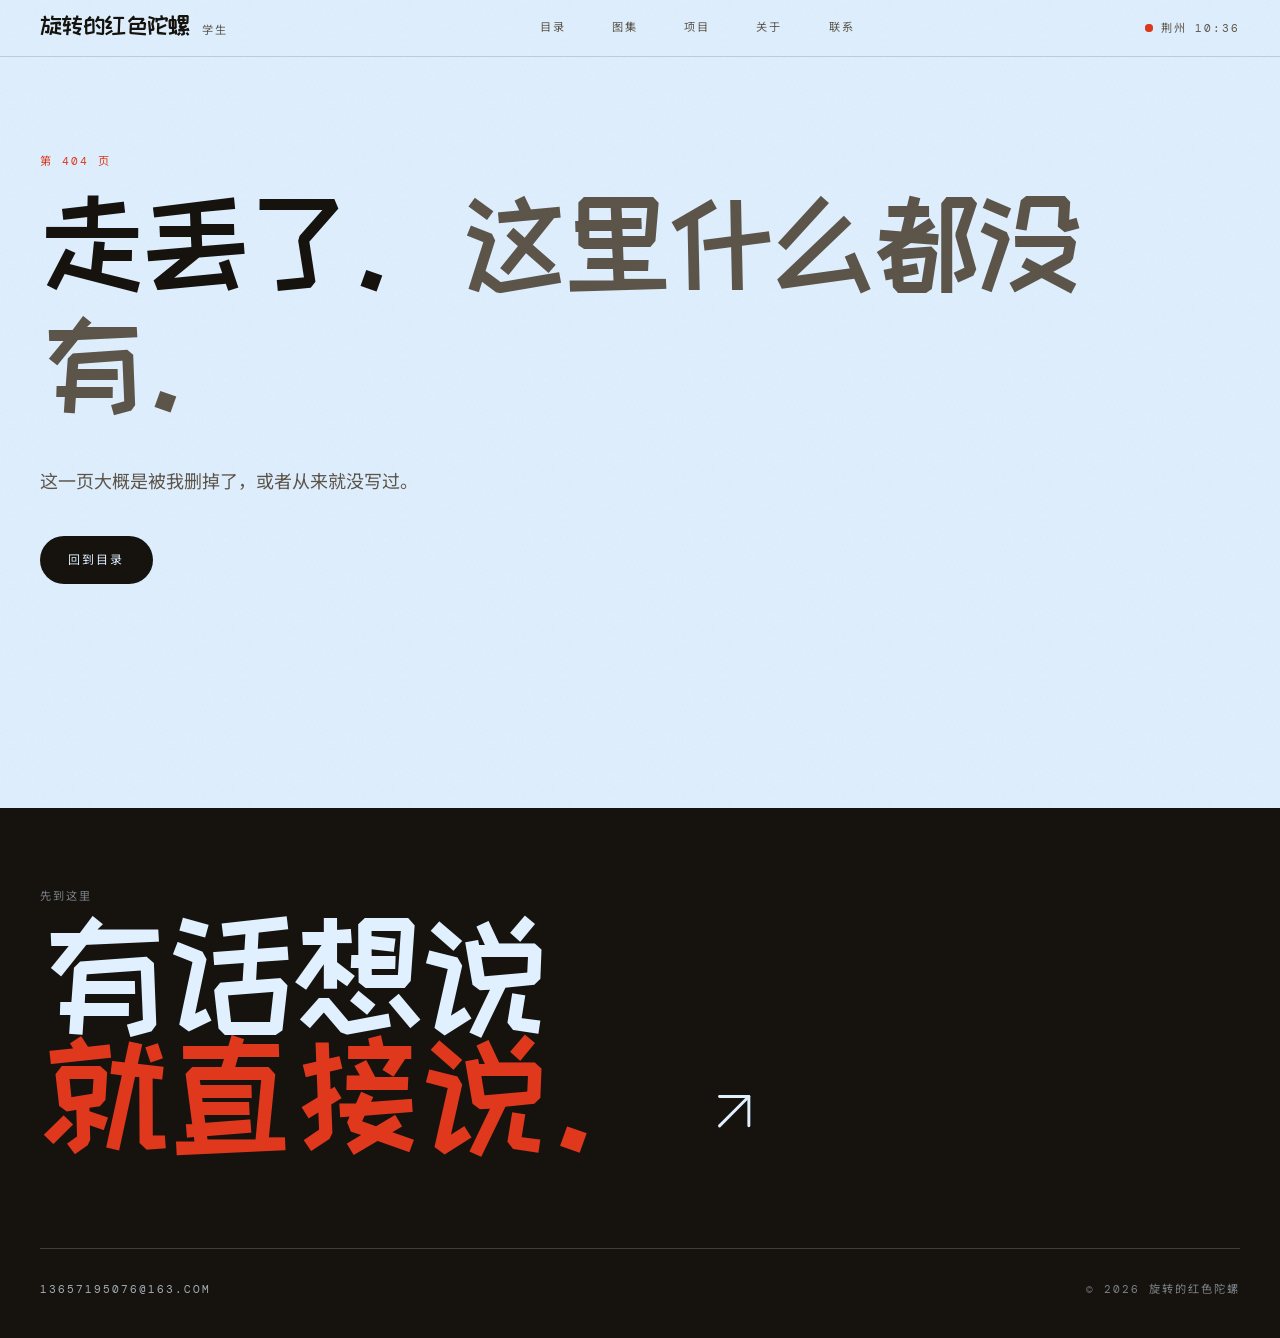
<file: index.html>
<!DOCTYPE html><html lang="zh-CN"><head><meta charSet="utf-8"/><meta name="viewport" content="width=device-width, initial-scale=1"/><link rel="stylesheet" href="https://fonts.googleapis.com/css2?family=Baloo+2:wght@400..700&amp;family=Nunito:wght@400..700&amp;family=ZCOOL+KuaiLe&amp;family=Noto+Sans+SC:wght@400..700&amp;family=DM+Mono:wght@400;500&amp;display=swap" data-precedence="default"/><link rel="stylesheet" href="/assets/index-D5YF2IgF.css" data-precedence="default"/><title>学生 | 旋转的红色陀螺</title><meta property="og:type" content="website"/><meta name="twitter:card" content="summary_large_image"/><meta name="theme-color" content="#e0f0ff"/><meta name="description" content="我是湖北的，湖北十堰的…"/><meta property="og:title" content="学生 | 旋转的红色陀螺"/><meta property="og:description" content="我是湖北的，湖北十堰的…"/><link rel="modulepreload" href="/assets/index-DR2j3Q_G.js" fetchPriority="low"/><link rel="modulepreload" href="/assets/routes-DLTDq_6b.js" fetchPriority="low"/><link rel="modulepreload" href="/assets/allProjects-CldBGqLt.js" fetchPriority="low"/><link rel="modulepreload" href="/assets/arrow-right-CP8Iyine.js" fetchPriority="low"/><link rel="preconnect" href="https://fonts.googleapis.com"/><link rel="preconnect" href="https://fonts.gstatic.com" crossorigin="anonymous"/><link rel="preload" as="image" href="/img/bg-figure.avif" type="image/avif" media="(min-width: 1024px)"/></head><body><a href="#main-content" class="sr-only focus:not-sr-only focus:fixed focus:top-3 focus:left-3 focus:z-[70] focus:bg-ink focus:text-paper focus:p-4">跳到正文</a><header class="sticky top-0 z-40 border-b border-ink/15 bg-paper/85 backdrop-blur-md"><div class="mx-auto flex max-w-[1500px] flex-wrap items-center justify-between gap-x-8 gap-y-3 px-5 py-4 md:px-10"><a class="group flex items-baseline gap-3 active" href="/" data-status="active" aria-current="page"><span class="font-display text-2xl italic leading-none tracking-tight">旋转的红色陀螺</span><span class="label hidden text-ink-soft sm:inline">学生</span></a><nav aria-label="主导航" class="flex flex-wrap gap-x-6 gap-y-2"><a class="group label flex items-baseline gap-1.5 text-ink-soft transition-colors hover:text-ink data-[status=active]:text-ink active" href="/" data-status="active" aria-current="page"><span class="text-[0.6rem] text-safelight opacity-0 transition-opacity group-hover:opacity-100 group-data-[status=active]:opacity-100">00</span><span class="link-wipe pb-0.5">目录</span></a><a class="group label flex items-baseline gap-1.5 text-ink-soft transition-colors hover:text-ink data-[status=active]:text-ink" href="/gallery"><span class="text-[0.6rem] text-safelight opacity-0 transition-opacity group-hover:opacity-100 group-data-[status=active]:opacity-100">01</span><span class="link-wipe pb-0.5">图集</span></a><a class="group label flex items-baseline gap-1.5 text-ink-soft transition-colors hover:text-ink data-[status=active]:text-ink" href="/projects"><span class="text-[0.6rem] text-safelight opacity-0 transition-opacity group-hover:opacity-100 group-data-[status=active]:opacity-100">02</span><span class="link-wipe pb-0.5">项目</span></a><a class="group label flex items-baseline gap-1.5 text-ink-soft transition-colors hover:text-ink data-[status=active]:text-ink" href="/about"><span class="text-[0.6rem] text-safelight opacity-0 transition-opacity group-hover:opacity-100 group-data-[status=active]:opacity-100">03</span><span class="link-wipe pb-0.5">关于</span></a><a class="group label flex items-baseline gap-1.5 text-ink-soft transition-colors hover:text-ink data-[status=active]:text-ink" href="/contact"><span class="text-[0.6rem] text-safelight opacity-0 transition-opacity group-hover:opacity-100 group-data-[status=active]:opacity-100">04</span><span class="link-wipe pb-0.5">联系</span></a></nav><p class="label hidden items-center gap-2 text-ink-soft lg:flex"><span class="relative flex size-2"><span class="absolute inline-flex size-full animate-ping rounded-full bg-safelight opacity-60"></span><span class="relative inline-flex size-2 rounded-full bg-safelight"></span></span>荆州 </p></div></header><main id="main-content" tabindex="-1"><!--$--><div class="home-figure-layer"><button type="button" class="home-figure" aria-label="跟她说句话"><span class="home-figure-art"></span></button></div><div class="home-with-figure"><section class="mx-auto max-w-[1500px] px-5 pt-16 pb-20 md:px-10 lg:pt-24"><div class="max-w-4xl"><p class="label animate-rise text-ink-soft">个人主页 · <!-- -->湖北荆州</p><h1 class="mt-8 font-display text-[clamp(2.35rem,6.2vw,6.2rem)] leading-[1.08] tracking-[-0.02em]"><span class="block animate-rise [animation-delay:100ms]">我在这里</span><span class="block animate-rise italic text-safelight [animation-delay:200ms]">过日子，</span><span class="block animate-rise [animation-delay:300ms]">也记下</span><span class="block animate-rise [animation-delay:400ms]">一些没什么用的事。</span></h1><div class="mt-12 grid max-w-xl animate-rise gap-8 [animation-delay:550ms] sm:grid-cols-[auto_1fr]"><span aria-hidden="true" class="mt-3 hidden h-px w-16 bg-ink sm:block"></span><div><p class="text-lg leading-relaxed text-ink-soft">这里什么都没有</p><div class="mt-8 flex flex-wrap items-center gap-6"><a class="contact-button" href="/projects">看看做过什么 <svg xmlns="http://www.w3.org/2000/svg" width="14" height="14" viewBox="0 0 24 24" fill="none" stroke="currentColor" stroke-width="2" stroke-linecap="round" stroke-linejoin="round" class="lucide lucide-arrow-right" aria-hidden="true"><path d="M5 12h14"></path><path d="m12 5 7 7-7 7"></path></svg></a><a class="label link-wipe pb-1" href="/about">关于我</a></div></div></div></div></section><section aria-labelledby="selected-work" class="mx-auto max-w-[1500px] px-5 pt-20 md:px-10"><div class="flex items-end justify-between gap-6 border-b border-ink pb-5"><h2 id="selected-work" class="font-display text-5xl tracking-tight md:text-7xl">做过的<span class="italic">东西</span></h2><a class="label link-wipe hidden pb-1 sm:inline" href="/projects">全部（<!-- -->1<!-- -->）</a></div><ol><li class="border-b border-ink/15"><a class="group grid grid-cols-[3rem_1fr_auto] items-baseline gap-4 py-7 transition-colors md:grid-cols-[5rem_1.4fr_1fr_6rem_2rem] md:py-9" href="/projects#this-site"><span class="label text-safelight">0<!-- -->1</span><span class="font-display text-4xl leading-none tracking-tight transition-transform duration-500 group-hover:translate-x-3 group-hover:italic md:text-6xl">这个网站</span><span class="hidden text-ink-soft md:block">套模板起步，后来一块块拆掉重做的个人主页。</span><span class="label hidden text-ink-soft md:block">2026</span><svg xmlns="http://www.w3.org/2000/svg" width="24" height="24" viewBox="0 0 24 24" fill="none" stroke="currentColor" stroke-width="1.25" stroke-linecap="round" stroke-linejoin="round" class="lucide lucide-arrow-up-right size-6 transition-all duration-500 group-hover:rotate-45 group-hover:text-safelight" aria-hidden="true"><path d="M7 7h10v10"></path><path d="M7 17 17 7"></path></svg></a></li></ol></section><section class="mx-auto mt-32 grid max-w-[1500px] gap-16 px-5 md:px-10 lg:grid-cols-12"><blockquote class="font-display text-[clamp(2.2rem,4.6vw,4.4rem)] leading-[1.2] tracking-tight lg:col-span-7">“没有什么非做不可的事，<span class="italic text-safelight">那就</span>先把手上这件做好。”</blockquote><ol class="space-y-10 lg:col-span-4 lg:col-start-9"><li class="grid grid-cols-[2.5rem_1fr] gap-2 border-t border-ink/20 pt-5"><span class="label text-safelight">i<!-- -->.</span><div><h3 class="text-lg font-semibold">先做起来。</h3><p class="mt-2 leading-relaxed text-ink-soft">想太多通常什么都不会发生。</p></div></li><li class="grid grid-cols-[2.5rem_1fr] gap-2 border-t border-ink/20 pt-5"><span class="label text-safelight">ii<!-- -->.</span><div><h3 class="text-lg font-semibold">一次只做一件。</h3><p class="mt-2 leading-relaxed text-ink-soft">同时开五件事，结果往往是五件都停在两成。</p></div></li><li class="grid grid-cols-[2.5rem_1fr] gap-2 border-t border-ink/20 pt-5"><span class="label text-safelight">iii<!-- -->.</span><div><h3 class="text-lg font-semibold">慢一点没关系。</h3><p class="mt-2 leading-relaxed text-ink-soft">我宁愿少做一点，也不急着摆出来。</p></div></li></ol></section></div><script>(function(a,f){let l;try{l=JSON.parse(sessionStorage.getItem(a)||"{}")}catch{return}const n=l?.[f||history.state?.__TSR_key];let c=!1;for(const t in n){const e=n[t],o=e?.scrollX,s=e?.scrollY;if(Number.isFinite(o)&&Number.isFinite(s)){if(t==="window")scrollTo(o,s),c=!0;else if(t)try{const r=document.querySelector(t);r&&(r.scrollLeft=o,r.scrollTop=s)}catch{}}}if(c)return;const i=location.hash.slice(1);if(i){const t=history.state?.__hashScrollIntoViewOptions??!0;if(t){const e=document.getElementById(i);e&&e.scrollIntoView(t)}return}scrollTo(0,0)})("tsr-scroll-restoration-v1_3");document.currentScript.remove()</script><!--/$--></main><footer class="relative z-10 mt-32 bg-ink text-paper"><div class="mx-auto max-w-[1500px] px-5 pt-20 pb-10 md:px-10"><p class="label text-paper/50">先到这里</p><a class="group mt-6 block font-display text-[clamp(3.5rem,11vw,10rem)] leading-[0.85] tracking-tight" href="/contact">有话想说<br/><span class="italic text-safelight transition-colors group-hover:text-paper">就直接说。</span><svg xmlns="http://www.w3.org/2000/svg" width="24" height="24" viewBox="0 0 24 24" fill="none" stroke="currentColor" stroke-width="1" stroke-linecap="round" stroke-linejoin="round" class="lucide lucide-arrow-up-right ml-4 inline size-[0.5em] align-baseline transition-transform duration-500 group-hover:translate-x-2 group-hover:-translate-y-2" aria-hidden="true"><path d="M7 7h10v10"></path><path d="M7 17 17 7"></path></svg></a><div class="mt-20 flex flex-wrap items-baseline justify-between gap-6 border-t border-paper/20 pt-8"><a href="mailto:13657195076@163.com" class="label link-wipe text-paper/70 hover:text-paper">13657195076@163.com</a><p class="label text-paper/50">© <!-- -->2026<!-- --> <!-- -->旋转的红色陀螺</p></div></div></footer><script data-tsr-stream-part="">(self.$R=self.$R||{})["tsr"]=[];self.$_TSR={h(){this.hydrated=!0,this.c()},e(){this.streamEnded=!0,this.c()},c(){this.hydrated&&this.streamEnded&&(delete self.$_TSR,delete self.$R.tsr)},p(e){this.initialized?e():this.buffer.push(e)},buffer:[]};$_TSR.router=($R=>$R[0]={manifest:$R[1]={routes:$R[2]={__root__:$R[3]={preloads:$R[4]=["/assets/index-DR2j3Q_G.js"],scripts:$R[5]=[$R[6]={attrs:$R[7]={type:"module",async:!0,src:"/assets/index-DR2j3Q_G.js"}}],css:$R[8]=["/assets/index-D5YF2IgF.css"]},"/":$R[9]={preloads:$R[10]=["/assets/routes-DLTDq_6b.js","/assets/allProjects-CldBGqLt.js","/assets/arrow-right-CP8Iyine.js"]}}},matches:$R[11]=[$R[12]={i:"__root__#",u:1793932873438,s:"success",ssr:!0},$R[13]={i:"##",u:1793932873438,s:"success",ssr:!0}]})($R["tsr"]);$_TSR.e();{let s=document.currentScript,p;while((p=s.previousElementSibling)&&p.hasAttribute('data-tsr-stream-part'))p.remove();s.remove()}</script><script type="module" async="" src="/assets/index-DR2j3Q_G.js"></script><script>document.currentScript.remove();/*$tsr-stream-boundary*/</script></body></html>
</file>
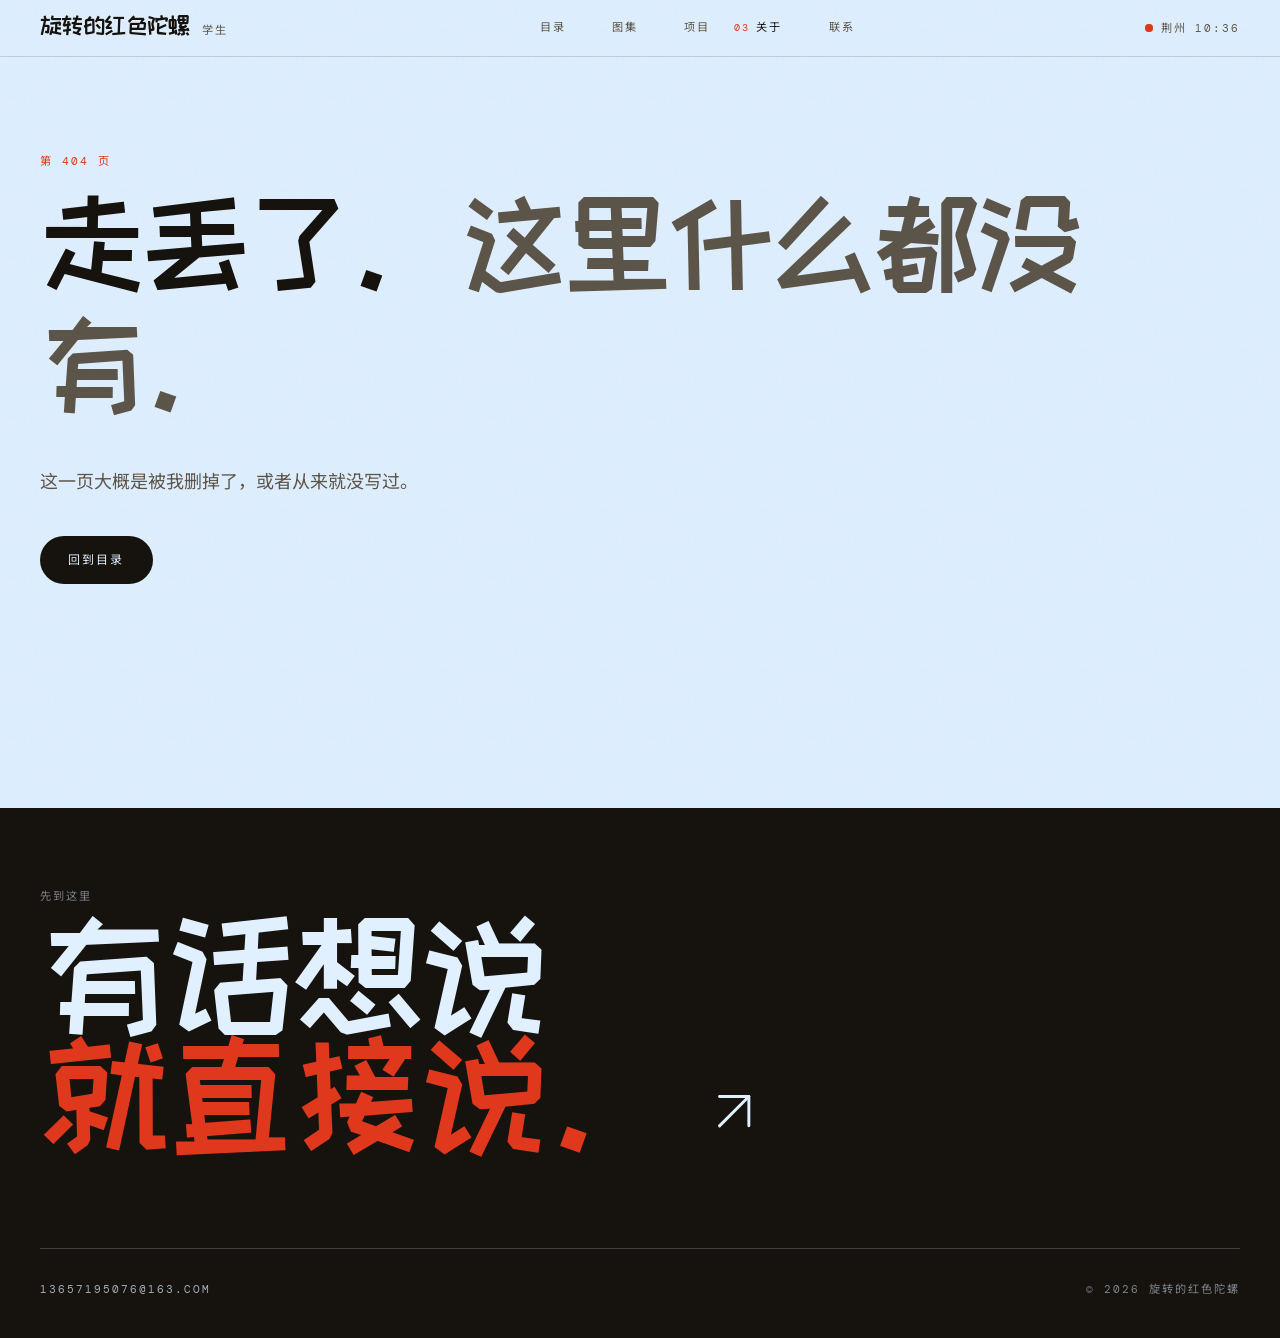
<file: about/index.html>
<!DOCTYPE html><html lang="zh-CN"><head><meta charSet="utf-8"/><meta name="viewport" content="width=device-width, initial-scale=1"/><link rel="stylesheet" href="https://fonts.googleapis.com/css2?family=Baloo+2:wght@400..700&amp;family=Nunito:wght@400..700&amp;family=ZCOOL+KuaiLe&amp;family=Noto+Sans+SC:wght@400..700&amp;family=DM+Mono:wght@400;500&amp;display=swap" data-precedence="default"/><link rel="stylesheet" href="/assets/index-D5YF2IgF.css" data-precedence="default"/><title>关于 | 旋转的红色陀螺</title><meta property="og:type" content="website"/><meta name="twitter:card" content="summary_large_image"/><meta name="theme-color" content="#e0f0ff"/><meta name="description" content="旋转的红色陀螺——常驻湖北荆州的一名学生。做过的事、经历与日常。"/><meta property="og:title" content="关于 | 旋转的红色陀螺"/><meta property="og:description" content="旋转的红色陀螺——常驻湖北荆州的一名学生。做过的事、经历与日常。"/><link rel="modulepreload" href="/assets/index-DR2j3Q_G.js" fetchPriority="low"/><link rel="modulepreload" href="/assets/about-CQyQwUyc.js" fetchPriority="low"/><link rel="modulepreload" href="/assets/arrow-right-CP8Iyine.js" fetchPriority="low"/><link rel="preconnect" href="https://fonts.googleapis.com"/><link rel="preconnect" href="https://fonts.gstatic.com" crossorigin="anonymous"/></head><body><a href="#main-content" class="sr-only focus:not-sr-only focus:fixed focus:top-3 focus:left-3 focus:z-[70] focus:bg-ink focus:text-paper focus:p-4">跳到正文</a><header class="sticky top-0 z-40 border-b border-ink/15 bg-paper/85 backdrop-blur-md"><div class="mx-auto flex max-w-[1500px] flex-wrap items-center justify-between gap-x-8 gap-y-3 px-5 py-4 md:px-10"><a class="group flex items-baseline gap-3" href="/"><span class="font-display text-2xl italic leading-none tracking-tight">旋转的红色陀螺</span><span class="label hidden text-ink-soft sm:inline">学生</span></a><nav aria-label="主导航" class="flex flex-wrap gap-x-6 gap-y-2"><a class="group label flex items-baseline gap-1.5 text-ink-soft transition-colors hover:text-ink data-[status=active]:text-ink" href="/"><span class="text-[0.6rem] text-safelight opacity-0 transition-opacity group-hover:opacity-100 group-data-[status=active]:opacity-100">00</span><span class="link-wipe pb-0.5">目录</span></a><a class="group label flex items-baseline gap-1.5 text-ink-soft transition-colors hover:text-ink data-[status=active]:text-ink" href="/gallery"><span class="text-[0.6rem] text-safelight opacity-0 transition-opacity group-hover:opacity-100 group-data-[status=active]:opacity-100">01</span><span class="link-wipe pb-0.5">图集</span></a><a class="group label flex items-baseline gap-1.5 text-ink-soft transition-colors hover:text-ink data-[status=active]:text-ink" href="/projects"><span class="text-[0.6rem] text-safelight opacity-0 transition-opacity group-hover:opacity-100 group-data-[status=active]:opacity-100">02</span><span class="link-wipe pb-0.5">项目</span></a><a class="group label flex items-baseline gap-1.5 text-ink-soft transition-colors hover:text-ink data-[status=active]:text-ink active" href="/about" data-status="active" aria-current="page"><span class="text-[0.6rem] text-safelight opacity-0 transition-opacity group-hover:opacity-100 group-data-[status=active]:opacity-100">03</span><span class="link-wipe pb-0.5">关于</span></a><a class="group label flex items-baseline gap-1.5 text-ink-soft transition-colors hover:text-ink data-[status=active]:text-ink" href="/contact"><span class="text-[0.6rem] text-safelight opacity-0 transition-opacity group-hover:opacity-100 group-data-[status=active]:opacity-100">04</span><span class="link-wipe pb-0.5">联系</span></a></nav><p class="label hidden items-center gap-2 text-ink-soft lg:flex"><span class="relative flex size-2"><span class="absolute inline-flex size-full animate-ping rounded-full bg-safelight opacity-60"></span><span class="relative inline-flex size-2 rounded-full bg-safelight"></span></span>荆州 </p></div></header><main id="main-content" tabindex="-1"><!--$--><div class="mx-auto max-w-[1500px] px-5 pt-14 md:px-10 lg:pt-20"><section class="max-w-4xl"><p class="label animate-rise text-ink-soft">03 — 关于</p><h1 class="mt-6 animate-rise font-display text-[clamp(3rem,6.4vw,6.2rem)] leading-[1.1] tracking-[-0.02em] [animation-delay:120ms]">你好，我是<!-- -->旋转的红色陀螺<!-- -->。在<!-- -->湖北荆州<!-- -->念书，<span class="italic text-safelight">日子过得挺普通。</span></h1><div class="mt-10 max-w-2xl animate-rise space-y-5 text-lg leading-relaxed text-ink-soft [animation-delay:240ms]"><p>我是一名在<!-- -->湖北荆州<!-- -->念书的学生。没有什么特别拿得出手的成就， 也不太想为了填满一页纸去编一个出来。</p><p>平时上课、看书、在城里走来走去，偶尔帮朋友做点排版和设计。 比起事情本身，我更喜欢把它做完那一刻的感觉。</p><p>这个站点就是个随手记的地方：做过什么、在想什么，都摆在这儿。<!-- -->这里什么都没有<!-- -->，暂时是真的。</p></div></section><section aria-labelledby="experience" class="mt-32 grid gap-10 lg:grid-cols-12"><h2 id="experience" class="font-display text-5xl tracking-tight lg:col-span-4 md:text-6xl">经历</h2><ol class="lg:col-span-8"><li class="border-t border-ink/20 py-8 font-display text-3xl italic text-ink-soft">还没写。</li></ol></section><section class="mt-28 grid gap-16 lg:grid-cols-12"><div class="lg:col-span-7"><h2 class="label text-ink-soft">做过的事</h2><p class="mt-6 font-display text-3xl italic text-ink-soft">还没写。</p></div><div class="lg:col-span-4 lg:col-start-9"><h2 class="label text-ink-soft">现在</h2><p class="mt-6 leading-relaxed text-ink-soft">在念书，同时零零散散地做点小事。没想好以后要去哪， 但手上的事都还认真在做。</p><a class="contact-button mt-8" href="/contact">说两句 <svg xmlns="http://www.w3.org/2000/svg" width="14" height="14" viewBox="0 0 24 24" fill="none" stroke="currentColor" stroke-width="2" stroke-linecap="round" stroke-linejoin="round" class="lucide lucide-arrow-right" aria-hidden="true"><path d="M5 12h14"></path><path d="m12 5 7 7-7 7"></path></svg></a></div></section></div><script>(function(a,f){let l;try{l=JSON.parse(sessionStorage.getItem(a)||"{}")}catch{return}const n=l?.[f||history.state?.__TSR_key];let c=!1;for(const t in n){const e=n[t],o=e?.scrollX,s=e?.scrollY;if(Number.isFinite(o)&&Number.isFinite(s)){if(t==="window")scrollTo(o,s),c=!0;else if(t)try{const r=document.querySelector(t);r&&(r.scrollLeft=o,r.scrollTop=s)}catch{}}}if(c)return;const i=location.hash.slice(1);if(i){const t=history.state?.__hashScrollIntoViewOptions??!0;if(t){const e=document.getElementById(i);e&&e.scrollIntoView(t)}return}scrollTo(0,0)})("tsr-scroll-restoration-v1_3");document.currentScript.remove()</script><!--/$--></main><footer class="relative z-10 mt-32 bg-ink text-paper"><div class="mx-auto max-w-[1500px] px-5 pt-20 pb-10 md:px-10"><p class="label text-paper/50">先到这里</p><a class="group mt-6 block font-display text-[clamp(3.5rem,11vw,10rem)] leading-[0.85] tracking-tight" href="/contact">有话想说<br/><span class="italic text-safelight transition-colors group-hover:text-paper">就直接说。</span><svg xmlns="http://www.w3.org/2000/svg" width="24" height="24" viewBox="0 0 24 24" fill="none" stroke="currentColor" stroke-width="1" stroke-linecap="round" stroke-linejoin="round" class="lucide lucide-arrow-up-right ml-4 inline size-[0.5em] align-baseline transition-transform duration-500 group-hover:translate-x-2 group-hover:-translate-y-2" aria-hidden="true"><path d="M7 7h10v10"></path><path d="M7 17 17 7"></path></svg></a><div class="mt-20 flex flex-wrap items-baseline justify-between gap-6 border-t border-paper/20 pt-8"><a href="mailto:13657195076@163.com" class="label link-wipe text-paper/70 hover:text-paper">13657195076@163.com</a><p class="label text-paper/50">© <!-- -->2026<!-- --> <!-- -->旋转的红色陀螺</p></div></div></footer><script data-tsr-stream-part="">(self.$R=self.$R||{})["tsr"]=[];self.$_TSR={h(){this.hydrated=!0,this.c()},e(){this.streamEnded=!0,this.c()},c(){this.hydrated&&this.streamEnded&&(delete self.$_TSR,delete self.$R.tsr)},p(e){this.initialized?e():this.buffer.push(e)},buffer:[]};$_TSR.router=($R=>$R[0]={manifest:$R[1]={routes:$R[2]={__root__:$R[3]={preloads:$R[4]=["/assets/index-DR2j3Q_G.js"],scripts:$R[5]=[$R[6]={attrs:$R[7]={type:"module",async:!0,src:"/assets/index-DR2j3Q_G.js"}}],css:$R[8]=["/assets/index-D5YF2IgF.css"]},"/about":$R[9]={preloads:$R[10]=["/assets/about-CQyQwUyc.js","/assets/arrow-right-CP8Iyine.js"]}}},matches:$R[11]=[$R[12]={i:"__root__#",u:1793932873703,s:"success",ssr:!0},$R[13]={i:"#about#about",u:1793932873703,s:"success",ssr:!0}]})($R["tsr"]);$_TSR.e();{let s=document.currentScript,p;while((p=s.previousElementSibling)&&p.hasAttribute('data-tsr-stream-part'))p.remove();s.remove()}</script><script type="module" async="" src="/assets/index-DR2j3Q_G.js"></script><script>document.currentScript.remove();/*$tsr-stream-boundary*/</script></body></html>
</file>
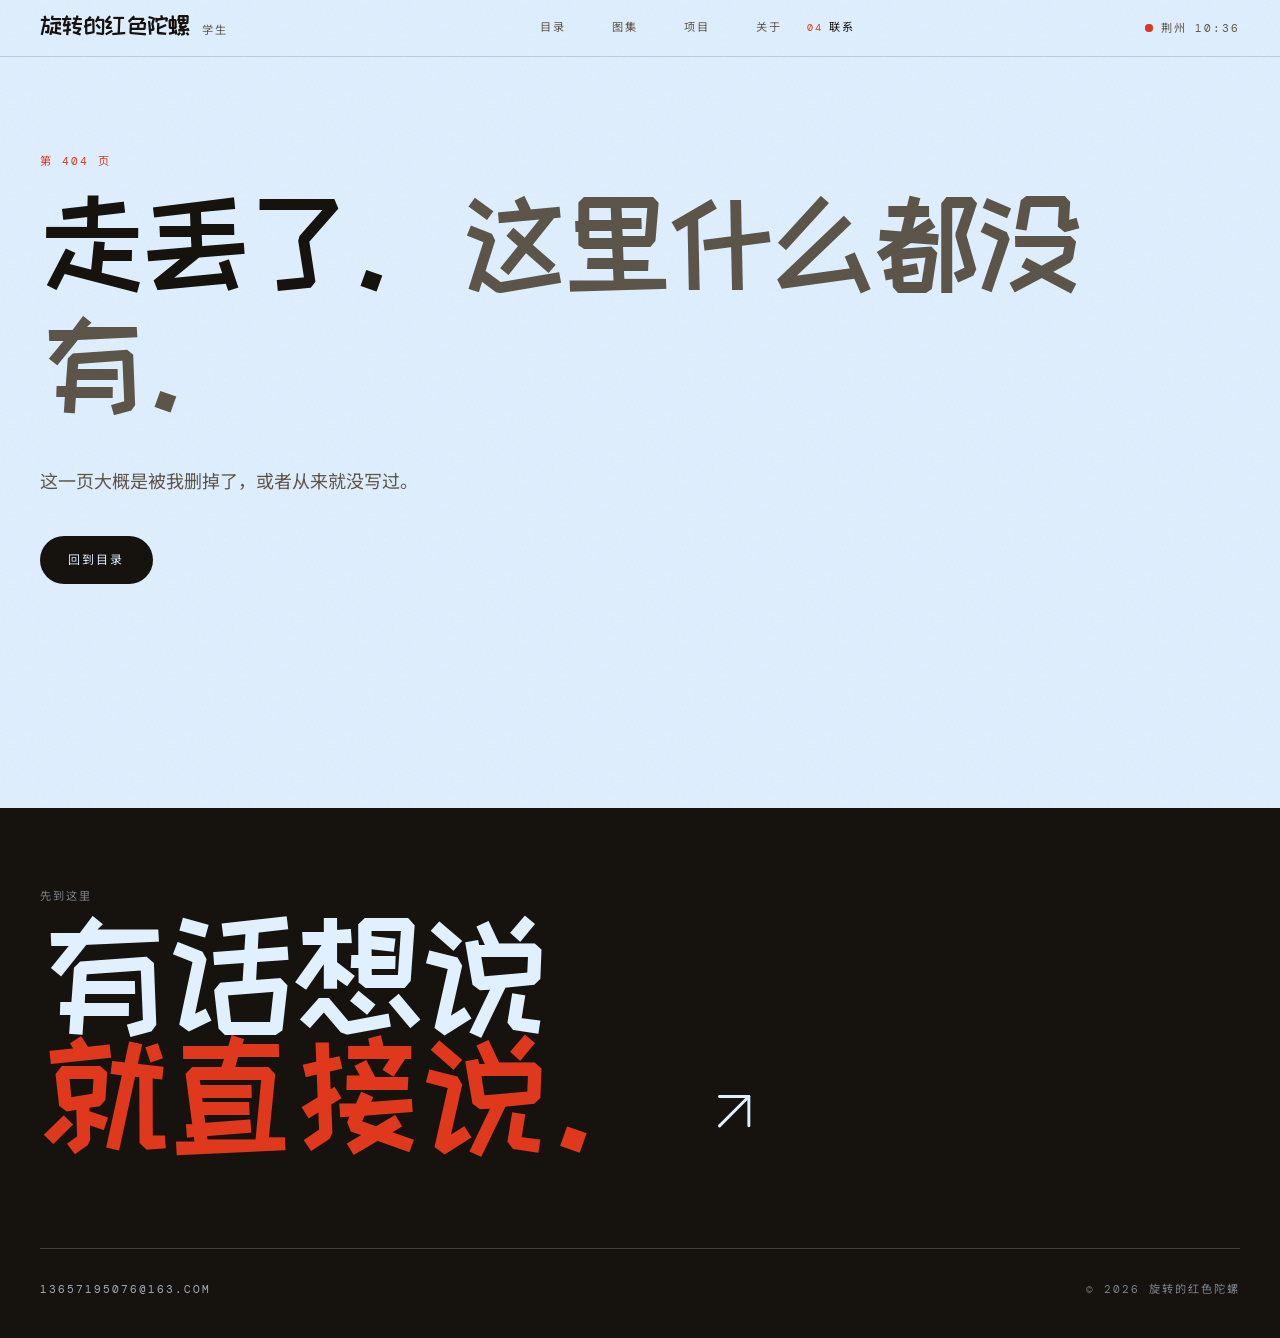
<file: contact/index.html>
<!DOCTYPE html><html lang="zh-CN"><head><meta charSet="utf-8"/><meta name="viewport" content="width=device-width, initial-scale=1"/><link rel="stylesheet" href="https://fonts.googleapis.com/css2?family=Baloo+2:wght@400..700&amp;family=Nunito:wght@400..700&amp;family=ZCOOL+KuaiLe&amp;family=Noto+Sans+SC:wght@400..700&amp;family=DM+Mono:wght@400;500&amp;display=swap" data-precedence="default"/><link rel="stylesheet" href="/assets/index-D5YF2IgF.css" data-precedence="default"/><title>联系 | 旋转的红色陀螺</title><meta property="og:type" content="website"/><meta name="twitter:card" content="summary_large_image"/><meta name="theme-color" content="#e0f0ff"/><meta name="description" content="打个招呼，或者说点别的——联系旋转的红色陀螺。"/><meta property="og:title" content="联系 | 旋转的红色陀螺"/><meta property="og:description" content="打个招呼，或者说点别的——联系旋转的红色陀螺。"/><link rel="modulepreload" href="/assets/index-DR2j3Q_G.js" fetchPriority="low"/><link rel="modulepreload" href="/assets/contact-C_wcu8I9.js" fetchPriority="low"/><link rel="preconnect" href="https://fonts.googleapis.com"/><link rel="preconnect" href="https://fonts.gstatic.com" crossorigin="anonymous"/></head><body><a href="#main-content" class="sr-only focus:not-sr-only focus:fixed focus:top-3 focus:left-3 focus:z-[70] focus:bg-ink focus:text-paper focus:p-4">跳到正文</a><header class="sticky top-0 z-40 border-b border-ink/15 bg-paper/85 backdrop-blur-md"><div class="mx-auto flex max-w-[1500px] flex-wrap items-center justify-between gap-x-8 gap-y-3 px-5 py-4 md:px-10"><a class="group flex items-baseline gap-3" href="/"><span class="font-display text-2xl italic leading-none tracking-tight">旋转的红色陀螺</span><span class="label hidden text-ink-soft sm:inline">学生</span></a><nav aria-label="主导航" class="flex flex-wrap gap-x-6 gap-y-2"><a class="group label flex items-baseline gap-1.5 text-ink-soft transition-colors hover:text-ink data-[status=active]:text-ink" href="/"><span class="text-[0.6rem] text-safelight opacity-0 transition-opacity group-hover:opacity-100 group-data-[status=active]:opacity-100">00</span><span class="link-wipe pb-0.5">目录</span></a><a class="group label flex items-baseline gap-1.5 text-ink-soft transition-colors hover:text-ink data-[status=active]:text-ink" href="/gallery"><span class="text-[0.6rem] text-safelight opacity-0 transition-opacity group-hover:opacity-100 group-data-[status=active]:opacity-100">01</span><span class="link-wipe pb-0.5">图集</span></a><a class="group label flex items-baseline gap-1.5 text-ink-soft transition-colors hover:text-ink data-[status=active]:text-ink" href="/projects"><span class="text-[0.6rem] text-safelight opacity-0 transition-opacity group-hover:opacity-100 group-data-[status=active]:opacity-100">02</span><span class="link-wipe pb-0.5">项目</span></a><a class="group label flex items-baseline gap-1.5 text-ink-soft transition-colors hover:text-ink data-[status=active]:text-ink" href="/about"><span class="text-[0.6rem] text-safelight opacity-0 transition-opacity group-hover:opacity-100 group-data-[status=active]:opacity-100">03</span><span class="link-wipe pb-0.5">关于</span></a><a class="group label flex items-baseline gap-1.5 text-ink-soft transition-colors hover:text-ink data-[status=active]:text-ink active" href="/contact" data-status="active" aria-current="page"><span class="text-[0.6rem] text-safelight opacity-0 transition-opacity group-hover:opacity-100 group-data-[status=active]:opacity-100">04</span><span class="link-wipe pb-0.5">联系</span></a></nav><p class="label hidden items-center gap-2 text-ink-soft lg:flex"><span class="relative flex size-2"><span class="absolute inline-flex size-full animate-ping rounded-full bg-safelight opacity-60"></span><span class="relative inline-flex size-2 rounded-full bg-safelight"></span></span>荆州 </p></div></header><main id="main-content" tabindex="-1"><!--$--><div class="mx-auto max-w-[1500px] px-5 pt-14 md:px-10 lg:pt-20"><header class="border-b border-ink pb-10"><p class="label animate-rise text-ink-soft">04 — 联系</p><h1 class="mt-6 animate-rise font-display text-[clamp(3.5rem,9vw,9rem)] leading-[1.05] tracking-[-0.02em] [animation-delay:120ms]">打个<span class="italic text-safelight">招呼。</span></h1><a href="mailto:13657195076@163.com" class="group mt-10 inline-flex animate-rise items-center gap-3 font-display text-[clamp(1.6rem,4vw,3.4rem)] italic [animation-delay:240ms]"><span class="link-wipe">13657195076@163.com</span><svg xmlns="http://www.w3.org/2000/svg" width="24" height="24" viewBox="0 0 24 24" fill="none" stroke="currentColor" stroke-width="1" stroke-linecap="round" stroke-linejoin="round" class="lucide lucide-arrow-up-right size-[0.8em] transition-transform duration-500 group-hover:translate-x-1 group-hover:-translate-y-1 group-hover:text-safelight" aria-hidden="true"><path d="M7 7h10v10"></path><path d="M7 17 17 7"></path></svg></a></header><div class="grid gap-20 py-16 lg:grid-cols-12"><section aria-labelledby="write" class="lg:col-span-7"><div class="mb-10 flex items-baseline justify-between gap-6"><h2 id="write" class="font-display text-4xl">写点什么</h2></div><div><form name="contact" class="space-y-8"><fieldset class="min-w-0 space-y-8"><legend class="sr-only">你的留言</legend><div class="grid gap-8 sm:grid-cols-2"><div><label for="name" class="label text-ink-soft">姓名</label><input id="name" autoComplete="name" required="" maxLength="100" class="contact-input" placeholder="怎么称呼你？" name="name"/></div><div><label for="email" class="label text-ink-soft">邮箱</label><input id="email" type="email" autoComplete="email" required="" maxLength="254" class="contact-input" placeholder="you@example.com" name="email"/></div></div><div><label for="message" class="label text-ink-soft">留言</label><textarea id="message" name="message" required="" maxLength="5000" rows="6" class="contact-input resize-y" placeholder="想说什么都行，看到会回。"></textarea></div><div class="flex flex-wrap items-center justify-between gap-6"><button type="submit" class="contact-button"><svg xmlns="http://www.w3.org/2000/svg" width="14" height="14" viewBox="0 0 24 24" fill="none" stroke="currentColor" stroke-width="2" stroke-linecap="round" stroke-linejoin="round" class="lucide lucide-send" aria-hidden="true"><path d="M14.536 21.686a.5.5 0 0 0 .937-.024l6.5-19a.496.496 0 0 0-.635-.635l-19 6.5a.5.5 0 0 0-.024.937l7.93 3.18a2 2 0 0 1 1.112 1.11z"></path><path d="m21.854 2.147-10.94 10.939"></path></svg>发送留言</button><p class="label text-ink-soft">会打开你的邮件应用 · 2 个工作日内回复</p></div></fieldset></form></div></section><aside aria-labelledby="elsewhere" class="lg:col-span-4 lg:col-start-9"><h2 id="elsewhere" class="font-display text-4xl">或者在别处</h2><dl class="mt-8 space-y-6 border-t border-ink/20 pt-6"><div><dt class="label text-ink-soft">邮箱</dt><dd class="mt-1"><a href="mailto:13657195076@163.com" class="link-wipe text-lg break-all">13657195076@163.com</a></dd></div><div><dt class="label text-ink-soft">现居</dt><dd class="mt-1 text-lg">湖北荆州</dd></div><div><dt class="label text-ink-soft">在读</dt><dd class="mt-1 text-lg">（学校 / 专业待补充）</dd></div></dl></aside></div></div><script>(function(a,f){let l;try{l=JSON.parse(sessionStorage.getItem(a)||"{}")}catch{return}const n=l?.[f||history.state?.__TSR_key];let c=!1;for(const t in n){const e=n[t],o=e?.scrollX,s=e?.scrollY;if(Number.isFinite(o)&&Number.isFinite(s)){if(t==="window")scrollTo(o,s),c=!0;else if(t)try{const r=document.querySelector(t);r&&(r.scrollLeft=o,r.scrollTop=s)}catch{}}}if(c)return;const i=location.hash.slice(1);if(i){const t=history.state?.__hashScrollIntoViewOptions??!0;if(t){const e=document.getElementById(i);e&&e.scrollIntoView(t)}return}scrollTo(0,0)})("tsr-scroll-restoration-v1_3");document.currentScript.remove()</script><!--/$--></main><footer class="relative z-10 mt-32 bg-ink text-paper"><div class="mx-auto max-w-[1500px] px-5 pt-20 pb-10 md:px-10"><p class="label text-paper/50">先到这里</p><a class="group mt-6 block font-display text-[clamp(3.5rem,11vw,10rem)] leading-[0.85] tracking-tight active" href="/contact" data-status="active" aria-current="page">有话想说<br/><span class="italic text-safelight transition-colors group-hover:text-paper">就直接说。</span><svg xmlns="http://www.w3.org/2000/svg" width="24" height="24" viewBox="0 0 24 24" fill="none" stroke="currentColor" stroke-width="1" stroke-linecap="round" stroke-linejoin="round" class="lucide lucide-arrow-up-right ml-4 inline size-[0.5em] align-baseline transition-transform duration-500 group-hover:translate-x-2 group-hover:-translate-y-2" aria-hidden="true"><path d="M7 7h10v10"></path><path d="M7 17 17 7"></path></svg></a><div class="mt-20 flex flex-wrap items-baseline justify-between gap-6 border-t border-paper/20 pt-8"><a href="mailto:13657195076@163.com" class="label link-wipe text-paper/70 hover:text-paper">13657195076@163.com</a><p class="label text-paper/50">© <!-- -->2026<!-- --> <!-- -->旋转的红色陀螺</p></div></div></footer><script data-tsr-stream-part="">(self.$R=self.$R||{})["tsr"]=[];self.$_TSR={h(){this.hydrated=!0,this.c()},e(){this.streamEnded=!0,this.c()},c(){this.hydrated&&this.streamEnded&&(delete self.$_TSR,delete self.$R.tsr)},p(e){this.initialized?e():this.buffer.push(e)},buffer:[]};$_TSR.router=($R=>$R[0]={manifest:$R[1]={routes:$R[2]={__root__:$R[3]={preloads:$R[4]=["/assets/index-DR2j3Q_G.js"],scripts:$R[5]=[$R[6]={attrs:$R[7]={type:"module",async:!0,src:"/assets/index-DR2j3Q_G.js"}}],css:$R[8]=["/assets/index-D5YF2IgF.css"]},"/contact":$R[9]={preloads:$R[10]=["/assets/contact-C_wcu8I9.js"]}}},matches:$R[11]=[$R[12]={i:"__root__#",u:1793932873814,s:"success",ssr:!0},$R[13]={i:"#contact#contact",u:1793932873814,s:"success",ssr:!0}]})($R["tsr"]);$_TSR.e();{let s=document.currentScript,p;while((p=s.previousElementSibling)&&p.hasAttribute('data-tsr-stream-part'))p.remove();s.remove()}</script><script type="module" async="" src="/assets/index-DR2j3Q_G.js"></script><script>document.currentScript.remove();/*$tsr-stream-boundary*/</script></body></html>
</file>
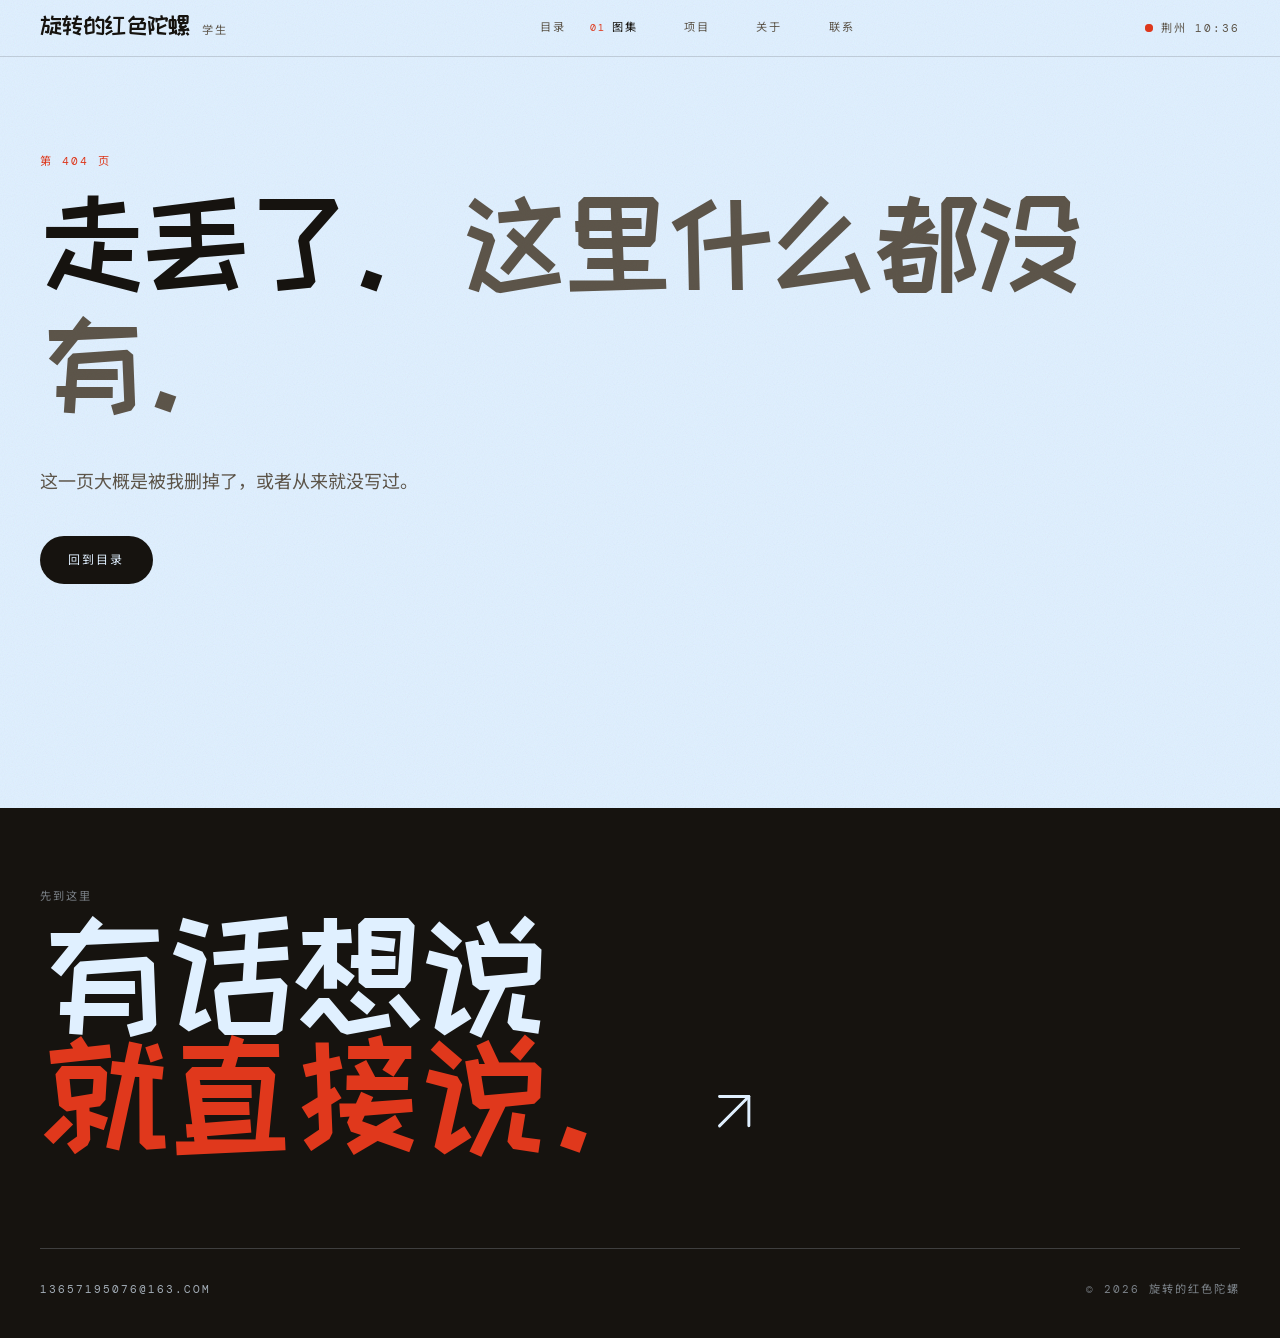
<file: gallery/index.html>
<!DOCTYPE html><html lang="zh-CN"><head><meta charSet="utf-8"/><meta name="viewport" content="width=device-width, initial-scale=1"/><link rel="preload" as="image" href="/img/cat-01.webp" imageSizes="(min-width: 1024px) 31vw, (min-width: 640px) 46vw, 92vw" fetchPriority="high"/><link rel="preload" as="image" href="/img/cat-02.webp" imageSizes="(min-width: 1024px) 31vw, (min-width: 640px) 46vw, 92vw" fetchPriority="high"/><link rel="preload" as="image" href="/img/cat-03.webp" imageSizes="(min-width: 1024px) 31vw, (min-width: 640px) 46vw, 92vw" fetchPriority="high"/><link rel="stylesheet" href="https://fonts.googleapis.com/css2?family=Baloo+2:wght@400..700&amp;family=Nunito:wght@400..700&amp;family=ZCOOL+KuaiLe&amp;family=Noto+Sans+SC:wght@400..700&amp;family=DM+Mono:wght@400;500&amp;display=swap" data-precedence="default"/><link rel="stylesheet" href="/assets/index-D5YF2IgF.css" data-precedence="default"/><title>图集 | 旋转的红色陀螺</title><meta property="og:type" content="website"/><meta name="twitter:card" content="summary_large_image"/><meta name="theme-color" content="#e0f0ff"/><meta name="description" content="六张猫，四张画。"/><meta property="og:title" content="图集 | 旋转的红色陀螺"/><meta property="og:description" content="六张猫，四张画。"/><link rel="modulepreload" href="/assets/index-DR2j3Q_G.js" fetchPriority="low"/><link rel="modulepreload" href="/assets/gallery-BM09plJt.js" fetchPriority="low"/><link rel="modulepreload" href="/assets/arrow-right-CP8Iyine.js" fetchPriority="low"/><link rel="modulepreload" href="/assets/Photo-BcpFXrQN.js" fetchPriority="low"/><link rel="preconnect" href="https://fonts.googleapis.com"/><link rel="preconnect" href="https://fonts.gstatic.com" crossorigin="anonymous"/></head><body><a href="#main-content" class="sr-only focus:not-sr-only focus:fixed focus:top-3 focus:left-3 focus:z-[70] focus:bg-ink focus:text-paper focus:p-4">跳到正文</a><header class="sticky top-0 z-40 border-b border-ink/15 bg-paper/85 backdrop-blur-md"><div class="mx-auto flex max-w-[1500px] flex-wrap items-center justify-between gap-x-8 gap-y-3 px-5 py-4 md:px-10"><a class="group flex items-baseline gap-3" href="/"><span class="font-display text-2xl italic leading-none tracking-tight">旋转的红色陀螺</span><span class="label hidden text-ink-soft sm:inline">学生</span></a><nav aria-label="主导航" class="flex flex-wrap gap-x-6 gap-y-2"><a class="group label flex items-baseline gap-1.5 text-ink-soft transition-colors hover:text-ink data-[status=active]:text-ink" href="/"><span class="text-[0.6rem] text-safelight opacity-0 transition-opacity group-hover:opacity-100 group-data-[status=active]:opacity-100">00</span><span class="link-wipe pb-0.5">目录</span></a><a class="group label flex items-baseline gap-1.5 text-ink-soft transition-colors hover:text-ink data-[status=active]:text-ink active" href="/gallery" data-status="active" aria-current="page"><span class="text-[0.6rem] text-safelight opacity-0 transition-opacity group-hover:opacity-100 group-data-[status=active]:opacity-100">01</span><span class="link-wipe pb-0.5">图集</span></a><a class="group label flex items-baseline gap-1.5 text-ink-soft transition-colors hover:text-ink data-[status=active]:text-ink" href="/projects"><span class="text-[0.6rem] text-safelight opacity-0 transition-opacity group-hover:opacity-100 group-data-[status=active]:opacity-100">02</span><span class="link-wipe pb-0.5">项目</span></a><a class="group label flex items-baseline gap-1.5 text-ink-soft transition-colors hover:text-ink data-[status=active]:text-ink" href="/about"><span class="text-[0.6rem] text-safelight opacity-0 transition-opacity group-hover:opacity-100 group-data-[status=active]:opacity-100">03</span><span class="link-wipe pb-0.5">关于</span></a><a class="group label flex items-baseline gap-1.5 text-ink-soft transition-colors hover:text-ink data-[status=active]:text-ink" href="/contact"><span class="text-[0.6rem] text-safelight opacity-0 transition-opacity group-hover:opacity-100 group-data-[status=active]:opacity-100">04</span><span class="link-wipe pb-0.5">联系</span></a></nav><p class="label hidden items-center gap-2 text-ink-soft lg:flex"><span class="relative flex size-2"><span class="absolute inline-flex size-full animate-ping rounded-full bg-safelight opacity-60"></span><span class="relative inline-flex size-2 rounded-full bg-safelight"></span></span>荆州 </p></div></header><main id="main-content" tabindex="-1"><!--$--><div class="mx-auto max-w-[1500px] px-5 pt-14 md:px-10 lg:pt-20"><header class="grid gap-10 border-b border-ink pb-10 lg:grid-cols-12 lg:items-end"><div class="lg:col-span-7"><p class="label animate-rise text-ink-soft">01 — 图集 · 共 <!-- -->10<!-- --> 张</p><h1 class="mt-6 animate-rise text-balance font-display text-[clamp(3.5rem,9vw,9rem)] leading-[1.05] tracking-[-0.02em] [animation-delay:120ms]">有意思的画面<span class="italic text-safelight">。</span></h1></div><p class="max-w-md animate-rise text-lg leading-relaxed text-ink-soft [animation-delay:240ms] lg:col-span-4 lg:col-start-9">六张猫，四张画。</p></header><div role="group" aria-label="按系列筛选" class="flex flex-wrap gap-2 py-6"><button type="button" aria-pressed="true" class="label border border-ink/25 px-4 py-2.5 transition-colors hover:border-ink aria-pressed:border-ink aria-pressed:bg-ink aria-pressed:text-paper">全部<!-- --> <span class="ml-1 text-safelight">10</span></button><button type="button" aria-pressed="false" class="label border border-ink/25 px-4 py-2.5 transition-colors hover:border-ink aria-pressed:border-ink aria-pressed:bg-ink aria-pressed:text-paper">猫<!-- --> <span class="ml-1 text-safelight">6</span></button><button type="button" aria-pressed="false" class="label border border-ink/25 px-4 py-2.5 transition-colors hover:border-ink aria-pressed:border-ink aria-pressed:bg-ink aria-pressed:text-paper">人物<!-- --> <span class="ml-1 text-safelight">4</span></button></div><ul class="columns-1 gap-6 sm:columns-2 lg:columns-3 [&amp;&gt;li]:mb-6"><li id="frame-01" class="break-inside-avoid scroll-mt-28 animate-rise target:outline-2 target:outline-offset-4 target:outline-safelight" style="animation-delay:0ms"><button type="button" class="group block w-full text-left" aria-label="查看“摊平”大图"><div class="relative overflow-hidden bg-paper-deep"><img src="/img/cat-01.webp" sizes="(min-width: 1024px) 31vw, (min-width: 640px) 46vw, 92vw" alt="黑白花的小猫侧躺在地砖上，前爪伸向镜头" loading="eager" fetchPriority="high" decoding="async" width="1600" height="1200" class="block h-auto w-full transition duration-[1.2s] ease-out group-hover:scale-[1.03]"/><span class="label absolute left-3 top-3 bg-paper/90 px-2 py-1 text-[0.6rem] opacity-0 transition-opacity group-hover:opacity-100">查看 ↗</span></div><div class="mt-3 flex items-baseline justify-between gap-4"><span class="font-display text-xl italic leading-tight"><span class="label mr-2 not-italic text-safelight">01</span>摊平</span><span class="label shrink-0 text-ink-soft">2026</span></div><span class="label mt-1 block text-ink-soft/80">家里</span></button></li><li id="frame-02" class="break-inside-avoid scroll-mt-28 animate-rise target:outline-2 target:outline-offset-4 target:outline-safelight" style="animation-delay:70ms"><button type="button" class="group block w-full text-left" aria-label="查看“凑近”大图"><div class="relative overflow-hidden bg-paper-deep"><img src="/img/cat-02.webp" sizes="(min-width: 1024px) 31vw, (min-width: 640px) 46vw, 92vw" alt="小猫的脸几乎贴到镜头，琥珀色的眼睛盯着看" loading="eager" fetchPriority="high" decoding="async" width="1200" height="1600" class="block h-auto w-full transition duration-[1.2s] ease-out group-hover:scale-[1.03]"/><span class="label absolute left-3 top-3 bg-paper/90 px-2 py-1 text-[0.6rem] opacity-0 transition-opacity group-hover:opacity-100">查看 ↗</span></div><div class="mt-3 flex items-baseline justify-between gap-4"><span class="font-display text-xl italic leading-tight"><span class="label mr-2 not-italic text-safelight">02</span>凑近</span><span class="label shrink-0 text-ink-soft">2026</span></div><span class="label mt-1 block text-ink-soft/80">家里</span></button></li><li id="frame-03" class="break-inside-avoid scroll-mt-28 animate-rise target:outline-2 target:outline-offset-4 target:outline-safelight" style="animation-delay:140ms"><button type="button" class="group block w-full text-left" aria-label="查看“坐好”大图"><div class="relative overflow-hidden bg-paper-deep"><img src="/img/cat-03.webp" sizes="(min-width: 1024px) 31vw, (min-width: 640px) 46vw, 92vw" alt="一只手托着小猫的头，它端端正正地坐在垫子上" loading="eager" fetchPriority="high" decoding="async" width="1200" height="1600" class="block h-auto w-full transition duration-[1.2s] ease-out group-hover:scale-[1.03]"/><span class="label absolute left-3 top-3 bg-paper/90 px-2 py-1 text-[0.6rem] opacity-0 transition-opacity group-hover:opacity-100">查看 ↗</span></div><div class="mt-3 flex items-baseline justify-between gap-4"><span class="font-display text-xl italic leading-tight"><span class="label mr-2 not-italic text-safelight">03</span>坐好</span><span class="label shrink-0 text-ink-soft">2026</span></div><span class="label mt-1 block text-ink-soft/80">家里</span></button></li><li id="frame-04" class="break-inside-avoid scroll-mt-28 animate-rise target:outline-2 target:outline-offset-4 target:outline-safelight" style="animation-delay:210ms"><button type="button" class="group block w-full text-left" aria-label="查看“盯”大图"><div class="relative overflow-hidden bg-paper-deep"><img src="/img/cat-04.webp" sizes="(min-width: 1024px) 31vw, (min-width: 640px) 46vw, 92vw" alt="小猫趴在深色桌面上，两只眼睛睁得很大" loading="lazy" fetchPriority="auto" decoding="async" width="1600" height="1200" class="block h-auto w-full transition duration-[1.2s] ease-out group-hover:scale-[1.03]"/><span class="label absolute left-3 top-3 bg-paper/90 px-2 py-1 text-[0.6rem] opacity-0 transition-opacity group-hover:opacity-100">查看 ↗</span></div><div class="mt-3 flex items-baseline justify-between gap-4"><span class="font-display text-xl italic leading-tight"><span class="label mr-2 not-italic text-safelight">04</span>盯</span><span class="label shrink-0 text-ink-soft">2026</span></div><span class="label mt-1 block text-ink-soft/80">家里</span></button></li><li id="frame-05" class="break-inside-avoid scroll-mt-28 animate-rise target:outline-2 target:outline-offset-4 target:outline-safelight" style="animation-delay:280ms"><button type="button" class="group block w-full text-left" aria-label="查看“桌下”大图"><div class="relative overflow-hidden bg-paper-deep"><img src="/img/cat-05.webp" sizes="(min-width: 1024px) 31vw, (min-width: 640px) 46vw, 92vw" alt="小猫从桌子底下探出头，一只白爪子搭在桌沿" loading="lazy" fetchPriority="auto" decoding="async" width="1600" height="1200" class="block h-auto w-full transition duration-[1.2s] ease-out group-hover:scale-[1.03]"/><span class="label absolute left-3 top-3 bg-paper/90 px-2 py-1 text-[0.6rem] opacity-0 transition-opacity group-hover:opacity-100">查看 ↗</span></div><div class="mt-3 flex items-baseline justify-between gap-4"><span class="font-display text-xl italic leading-tight"><span class="label mr-2 not-italic text-safelight">05</span>桌下</span><span class="label shrink-0 text-ink-soft">2026</span></div><span class="label mt-1 block text-ink-soft/80">家里</span></button></li><li id="frame-06" class="break-inside-avoid scroll-mt-28 animate-rise target:outline-2 target:outline-offset-4 target:outline-safelight" style="animation-delay:350ms"><button type="button" class="group block w-full text-left" aria-label="查看“咬手”大图"><div class="relative overflow-hidden bg-paper-deep"><img src="/img/cat-06.webp" sizes="(min-width: 1024px) 31vw, (min-width: 640px) 46vw, 92vw" alt="小猫抱着人的手指咬，眼睛斜着看向一边" loading="lazy" fetchPriority="auto" decoding="async" width="1200" height="1600" class="block h-auto w-full transition duration-[1.2s] ease-out group-hover:scale-[1.03]"/><span class="label absolute left-3 top-3 bg-paper/90 px-2 py-1 text-[0.6rem] opacity-0 transition-opacity group-hover:opacity-100">查看 ↗</span></div><div class="mt-3 flex items-baseline justify-between gap-4"><span class="font-display text-xl italic leading-tight"><span class="label mr-2 not-italic text-safelight">06</span>咬手</span><span class="label shrink-0 text-ink-soft">2026</span></div><span class="label mt-1 block text-ink-soft/80">家里</span></button></li><li id="frame-07" class="break-inside-avoid scroll-mt-28 animate-rise target:outline-2 target:outline-offset-4 target:outline-safelight" style="animation-delay:420ms"><button type="button" class="group block w-full text-left" aria-label="查看“上条当麻”大图"><div class="relative overflow-hidden bg-paper-deep"><img src="/img/people-01.webp" sizes="(min-width: 1024px) 31vw, (min-width: 640px) 46vw, 92vw" alt="黑白漫画，上条当麻站在碎裂的地面上，背后全黑" loading="lazy" fetchPriority="auto" decoding="async" width="1120" height="1600" class="block h-auto w-full transition duration-[1.2s] ease-out group-hover:scale-[1.03]"/><span class="label absolute left-3 top-3 bg-paper/90 px-2 py-1 text-[0.6rem] opacity-0 transition-opacity group-hover:opacity-100">查看 ↗</span></div><div class="mt-3 flex items-baseline justify-between gap-4"><span class="font-display text-xl italic leading-tight"><span class="label mr-2 not-italic text-safelight">07</span>上条当麻</span></div><span class="label mt-1 block text-ink-soft/80">纸上</span></button></li><li id="frame-08" class="break-inside-avoid scroll-mt-28 animate-rise target:outline-2 target:outline-offset-4 target:outline-safelight" style="animation-delay:490ms"><button type="button" class="group block w-full text-left" aria-label="查看“上条当麻”大图"><div class="relative overflow-hidden bg-paper-deep"><img src="/img/people-02.webp" sizes="(min-width: 1024px) 31vw, (min-width: 640px) 46vw, 92vw" alt="黑白漫画，上条当麻和另一个角色抱在一起，长发被风吹起，背景留白" loading="lazy" fetchPriority="auto" decoding="async" width="1600" height="1011" class="block h-auto w-full transition duration-[1.2s] ease-out group-hover:scale-[1.03]"/><span class="label absolute left-3 top-3 bg-paper/90 px-2 py-1 text-[0.6rem] opacity-0 transition-opacity group-hover:opacity-100">查看 ↗</span></div><div class="mt-3 flex items-baseline justify-between gap-4"><span class="font-display text-xl italic leading-tight"><span class="label mr-2 not-italic text-safelight">08</span>上条当麻</span></div><span class="label mt-1 block text-ink-soft/80">纸上</span></button></li><li id="frame-09" class="break-inside-avoid scroll-mt-28 animate-rise target:outline-2 target:outline-offset-4 target:outline-safelight" style="animation-delay:560ms"><button type="button" class="group block w-full text-left" aria-label="查看“上条当麻”大图"><div class="relative overflow-hidden bg-paper-deep"><img src="/img/people-03.webp" sizes="(min-width: 1024px) 31vw, (min-width: 640px) 46vw, 92vw" alt="黑白漫画，上条当麻披着斗篷站在放射状裂开的玻璃之间" loading="lazy" fetchPriority="auto" decoding="async" width="1081" height="1600" class="block h-auto w-full transition duration-[1.2s] ease-out group-hover:scale-[1.03]"/><span class="label absolute left-3 top-3 bg-paper/90 px-2 py-1 text-[0.6rem] opacity-0 transition-opacity group-hover:opacity-100">查看 ↗</span></div><div class="mt-3 flex items-baseline justify-between gap-4"><span class="font-display text-xl italic leading-tight"><span class="label mr-2 not-italic text-safelight">09</span>上条当麻</span></div><span class="label mt-1 block text-ink-soft/80">纸上</span></button></li><li id="frame-10" class="break-inside-avoid scroll-mt-28 animate-rise target:outline-2 target:outline-offset-4 target:outline-safelight" style="animation-delay:630ms"><button type="button" class="group block w-full text-left" aria-label="查看“海报”大图"><div class="relative overflow-hidden bg-paper-deep"><img src="/img/people-04.webp" sizes="(min-width: 1024px) 31vw, (min-width: 640px) 46vw, 92vw" alt="Steins;Gate 官方海报，两名角色并肩站在蓝色画面中央" loading="lazy" fetchPriority="auto" decoding="async" width="1137" height="1600" class="block h-auto w-full transition duration-[1.2s] ease-out group-hover:scale-[1.03]"/><span class="label absolute left-3 top-3 bg-paper/90 px-2 py-1 text-[0.6rem] opacity-0 transition-opacity group-hover:opacity-100">查看 ↗</span></div><div class="mt-3 flex items-baseline justify-between gap-4"><span class="font-display text-xl italic leading-tight"><span class="label mr-2 not-italic text-safelight">10</span>海报</span></div><span class="label mt-1 block text-ink-soft/80">纸上</span></button></li></ul><dialog aria-label="照片查看器" class="m-0 h-dvh max-h-none w-screen max-w-none bg-ink/95 p-0 text-paper backdrop:bg-ink/80"></dialog></div><script>(function(a,f){let l;try{l=JSON.parse(sessionStorage.getItem(a)||"{}")}catch{return}const n=l?.[f||history.state?.__TSR_key];let c=!1;for(const t in n){const e=n[t],o=e?.scrollX,s=e?.scrollY;if(Number.isFinite(o)&&Number.isFinite(s)){if(t==="window")scrollTo(o,s),c=!0;else if(t)try{const r=document.querySelector(t);r&&(r.scrollLeft=o,r.scrollTop=s)}catch{}}}if(c)return;const i=location.hash.slice(1);if(i){const t=history.state?.__hashScrollIntoViewOptions??!0;if(t){const e=document.getElementById(i);e&&e.scrollIntoView(t)}return}scrollTo(0,0)})("tsr-scroll-restoration-v1_3");document.currentScript.remove()</script><!--/$--></main><footer class="relative z-10 mt-32 bg-ink text-paper"><div class="mx-auto max-w-[1500px] px-5 pt-20 pb-10 md:px-10"><p class="label text-paper/50">先到这里</p><a class="group mt-6 block font-display text-[clamp(3.5rem,11vw,10rem)] leading-[0.85] tracking-tight" href="/contact">有话想说<br/><span class="italic text-safelight transition-colors group-hover:text-paper">就直接说。</span><svg xmlns="http://www.w3.org/2000/svg" width="24" height="24" viewBox="0 0 24 24" fill="none" stroke="currentColor" stroke-width="1" stroke-linecap="round" stroke-linejoin="round" class="lucide lucide-arrow-up-right ml-4 inline size-[0.5em] align-baseline transition-transform duration-500 group-hover:translate-x-2 group-hover:-translate-y-2" aria-hidden="true"><path d="M7 7h10v10"></path><path d="M7 17 17 7"></path></svg></a><div class="mt-20 flex flex-wrap items-baseline justify-between gap-6 border-t border-paper/20 pt-8"><a href="mailto:13657195076@163.com" class="label link-wipe text-paper/70 hover:text-paper">13657195076@163.com</a><p class="label text-paper/50">© <!-- -->2026<!-- --> <!-- -->旋转的红色陀螺</p></div></div></footer><script data-tsr-stream-part="">(self.$R=self.$R||{})["tsr"]=[];self.$_TSR={h(){this.hydrated=!0,this.c()},e(){this.streamEnded=!0,this.c()},c(){this.hydrated&&this.streamEnded&&(delete self.$_TSR,delete self.$R.tsr)},p(e){this.initialized?e():this.buffer.push(e)},buffer:[]};$_TSR.router=($R=>$R[0]={manifest:$R[1]={routes:$R[2]={__root__:$R[3]={preloads:$R[4]=["/assets/index-DR2j3Q_G.js"],scripts:$R[5]=[$R[6]={attrs:$R[7]={type:"module",async:!0,src:"/assets/index-DR2j3Q_G.js"}}],css:$R[8]=["/assets/index-D5YF2IgF.css"]},"/gallery":$R[9]={preloads:$R[10]=["/assets/gallery-BM09plJt.js","/assets/arrow-right-CP8Iyine.js","/assets/Photo-BcpFXrQN.js"]}}},matches:$R[11]=[$R[12]={i:"__root__#",u:1793932873915,s:"success",ssr:!0},$R[13]={i:"#gallery#gallery",u:1793932873915,s:"success",ssr:!0}]})($R["tsr"]);$_TSR.e();{let s=document.currentScript,p;while((p=s.previousElementSibling)&&p.hasAttribute('data-tsr-stream-part'))p.remove();s.remove()}</script><script type="module" async="" src="/assets/index-DR2j3Q_G.js"></script><script>document.currentScript.remove();/*$tsr-stream-boundary*/</script></body></html>
</file>
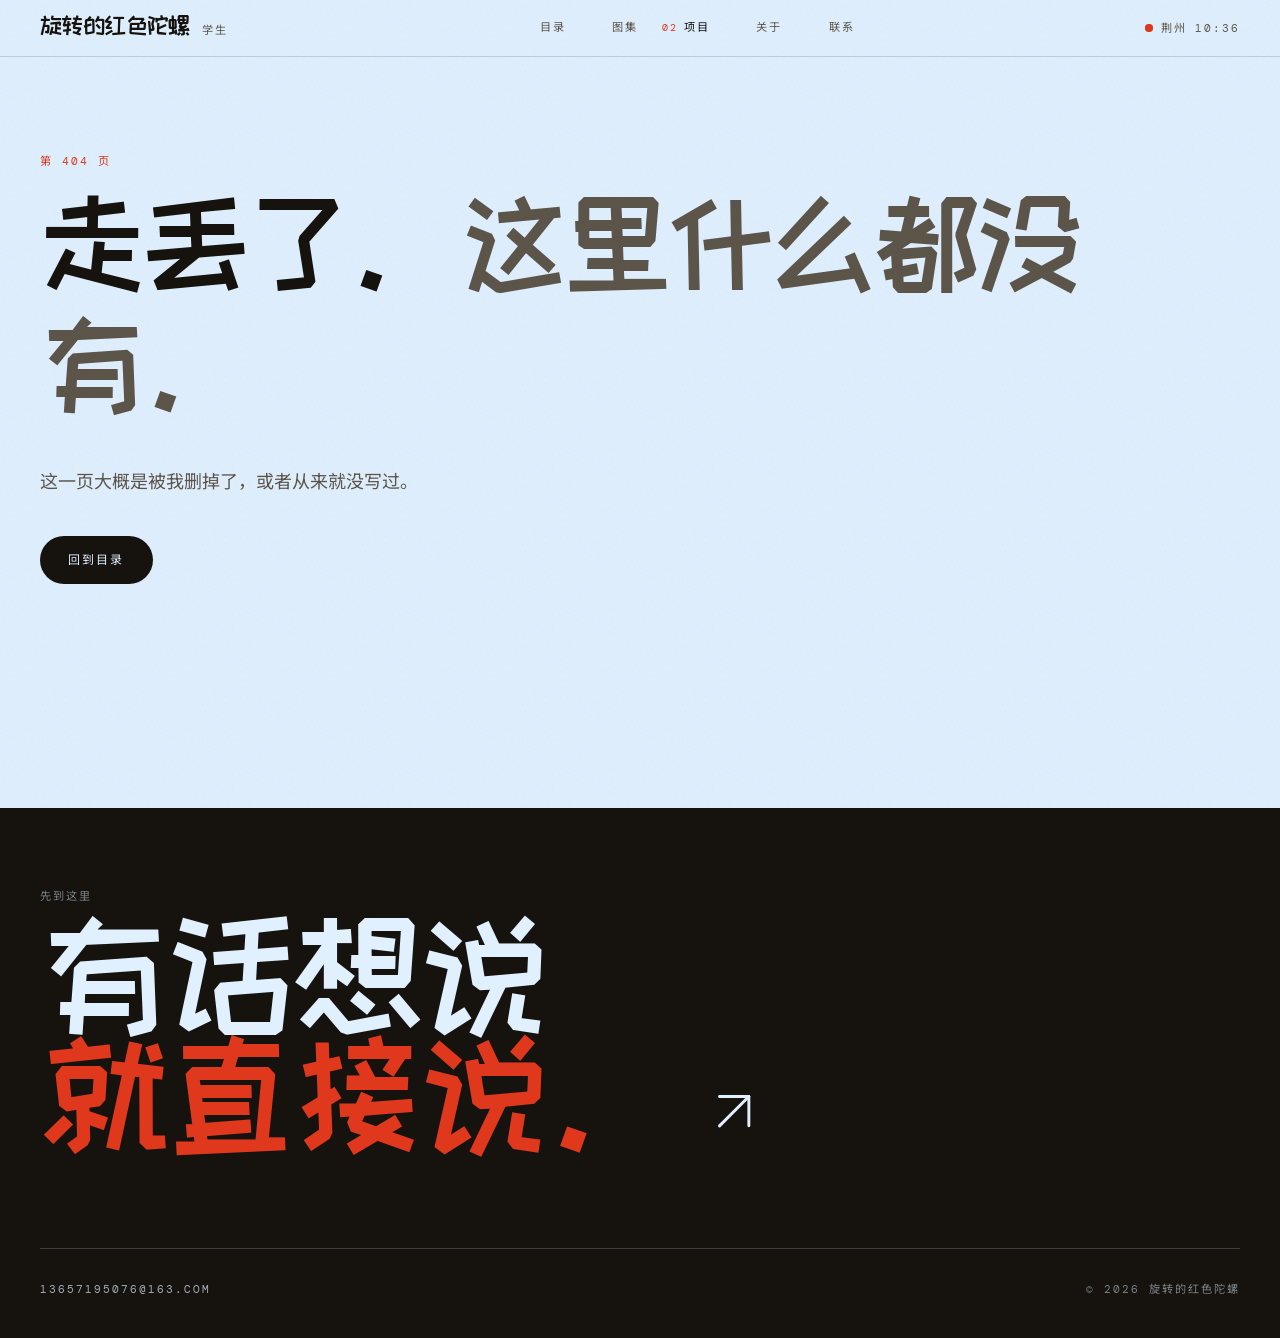
<file: projects/index.html>
<!DOCTYPE html><html lang="zh-CN"><head><meta charSet="utf-8"/><meta name="viewport" content="width=device-width, initial-scale=1"/><link rel="stylesheet" href="https://fonts.googleapis.com/css2?family=Baloo+2:wght@400..700&amp;family=Nunito:wght@400..700&amp;family=ZCOOL+KuaiLe&amp;family=Noto+Sans+SC:wght@400..700&amp;family=DM+Mono:wght@400;500&amp;display=swap" data-precedence="default"/><link rel="stylesheet" href="/assets/index-D5YF2IgF.css" data-precedence="default"/><title>项目 | 旋转的红色陀螺</title><meta property="og:type" content="website"/><meta name="twitter:card" content="summary_large_image"/><meta name="theme-color" content="#e0f0ff"/><meta name="description" content="做过的一些东西，暂时还没整理完。"/><meta property="og:title" content="项目 | 旋转的红色陀螺"/><meta property="og:description" content="做过的一些东西，暂时还没整理完。"/><link rel="modulepreload" href="/assets/index-DR2j3Q_G.js" fetchPriority="low"/><link rel="modulepreload" href="/assets/projects-Uf8tT_Gp.js" fetchPriority="low"/><link rel="modulepreload" href="/assets/allProjects-CldBGqLt.js" fetchPriority="low"/><link rel="modulepreload" href="/assets/Photo-BcpFXrQN.js" fetchPriority="low"/><link rel="preconnect" href="https://fonts.googleapis.com"/><link rel="preconnect" href="https://fonts.gstatic.com" crossorigin="anonymous"/></head><body><a href="#main-content" class="sr-only focus:not-sr-only focus:fixed focus:top-3 focus:left-3 focus:z-[70] focus:bg-ink focus:text-paper focus:p-4">跳到正文</a><header class="sticky top-0 z-40 border-b border-ink/15 bg-paper/85 backdrop-blur-md"><div class="mx-auto flex max-w-[1500px] flex-wrap items-center justify-between gap-x-8 gap-y-3 px-5 py-4 md:px-10"><a class="group flex items-baseline gap-3" href="/"><span class="font-display text-2xl italic leading-none tracking-tight">旋转的红色陀螺</span><span class="label hidden text-ink-soft sm:inline">学生</span></a><nav aria-label="主导航" class="flex flex-wrap gap-x-6 gap-y-2"><a class="group label flex items-baseline gap-1.5 text-ink-soft transition-colors hover:text-ink data-[status=active]:text-ink" href="/"><span class="text-[0.6rem] text-safelight opacity-0 transition-opacity group-hover:opacity-100 group-data-[status=active]:opacity-100">00</span><span class="link-wipe pb-0.5">目录</span></a><a class="group label flex items-baseline gap-1.5 text-ink-soft transition-colors hover:text-ink data-[status=active]:text-ink" href="/gallery"><span class="text-[0.6rem] text-safelight opacity-0 transition-opacity group-hover:opacity-100 group-data-[status=active]:opacity-100">01</span><span class="link-wipe pb-0.5">图集</span></a><a class="group label flex items-baseline gap-1.5 text-ink-soft transition-colors hover:text-ink data-[status=active]:text-ink active" href="/projects" data-status="active" aria-current="page"><span class="text-[0.6rem] text-safelight opacity-0 transition-opacity group-hover:opacity-100 group-data-[status=active]:opacity-100">02</span><span class="link-wipe pb-0.5">项目</span></a><a class="group label flex items-baseline gap-1.5 text-ink-soft transition-colors hover:text-ink data-[status=active]:text-ink" href="/about"><span class="text-[0.6rem] text-safelight opacity-0 transition-opacity group-hover:opacity-100 group-data-[status=active]:opacity-100">03</span><span class="link-wipe pb-0.5">关于</span></a><a class="group label flex items-baseline gap-1.5 text-ink-soft transition-colors hover:text-ink data-[status=active]:text-ink" href="/contact"><span class="text-[0.6rem] text-safelight opacity-0 transition-opacity group-hover:opacity-100 group-data-[status=active]:opacity-100">04</span><span class="link-wipe pb-0.5">联系</span></a></nav><p class="label hidden items-center gap-2 text-ink-soft lg:flex"><span class="relative flex size-2"><span class="absolute inline-flex size-full animate-ping rounded-full bg-safelight opacity-60"></span><span class="relative inline-flex size-2 rounded-full bg-safelight"></span></span>荆州 </p></div></header><main id="main-content" tabindex="-1"><!--$--><div class="mx-auto max-w-[1500px] px-5 pt-14 md:px-10 lg:pt-20"><header class="grid gap-10 border-b border-ink pb-10 lg:grid-cols-12 lg:items-end"><div class="lg:col-span-8"><p class="label animate-rise text-ink-soft">02 — 项目 · 共 <!-- -->1<!-- --> 个案例</p><h1 class="mt-6 animate-rise font-display text-[clamp(3.5rem,9vw,9rem)] leading-[1.05] tracking-[-0.02em] [animation-delay:120ms]">有什么，<span class="italic text-safelight">就摆什么。</span></h1></div><nav aria-label="本页项目" class="animate-rise [animation-delay:240ms] lg:col-span-3 lg:col-start-10"><ol class="space-y-2"><li><a href="#this-site" class="group flex items-baseline gap-3"><span class="label text-safelight">0<!-- -->1</span><span class="link-wipe text-lg">这个网站</span></a></li></ol></nav></header><article id="this-site" class="grid scroll-mt-24 gap-10 border-b border-ink/15 py-20 lg:grid-cols-12 lg:gap-12 lg:py-28"><div class="relative lg:col-span-8 "><span aria-hidden="true" class="pointer-events-none absolute -top-14 z-10 font-display text-[9rem] italic leading-none text-safelight md:-top-20 md:text-[13rem] -left-2 md:-left-6">1</span></div><div class="flex flex-col lg:col-span-4 "><h2 class="font-display text-5xl leading-[0.95] tracking-tight md:text-6xl">这个网站</h2><p class="mt-4 text-xl leading-snug">套模板起步，后来一块块拆掉重做的个人主页。</p><dl class="mt-8 grid grid-cols-2 gap-x-6 gap-y-4 border-t border-ink/20 pt-6"><div class=""><dt class="label text-ink-soft">年份</dt><dd class="mt-1">2026</dd></div></dl><div class="prose mt-8 max-w-none prose-p:leading-relaxed prose-p:text-ink-soft"><p><strong>11月2日</strong>　在网上找的模板，弄出来这个网站，感觉完全不是我的（毕竟是套的模板，AI帮写的），以后慢慢改改看。</p>
<p><strong>11月4日</strong>　先把不像我的部分拆掉：页脚那排 Instagram、LinkedIn 都删了，站里的照片也全撤了，跟摄影有关的话一句没留。图集和项目先空着，反正也没想好放什么。</p>
<p><strong>11月5日</strong>　右边加了自己的立绘，点一下会说话。图集塞进去六张猫的照片，后来又补了四张画。这天第一次真的推上线，xzdhstl.github.io 总算不是旧版了。</p>
<p><strong>11月6日</strong>　把「经历」和「做过的事」先清空，项目里加了这一条。整站现在就这么点东西，慢慢长。</p>
</div><ul class="mt-8 flex flex-wrap gap-2"><li class="label border border-ink/25 px-3 py-1.5">网站</li><li class="label border border-ink/25 px-3 py-1.5">前端</li><li class="label border border-ink/25 px-3 py-1.5">日志</li></ul><div class="mt-8 flex flex-wrap gap-6"><a href="https://xzdhstl.github.io/" target="_blank" rel="noopener noreferrer" class="label link-wipe inline-flex items-center gap-1 pb-1">查看项目 <svg xmlns="http://www.w3.org/2000/svg" width="14" height="14" viewBox="0 0 24 24" fill="none" stroke="currentColor" stroke-width="2" stroke-linecap="round" stroke-linejoin="round" class="lucide lucide-arrow-up-right" aria-hidden="true"><path d="M7 7h10v10"></path><path d="M7 17 17 7"></path></svg></a></div></div></article></div><script>(function(a,f){let l;try{l=JSON.parse(sessionStorage.getItem(a)||"{}")}catch{return}const n=l?.[f||history.state?.__TSR_key];let c=!1;for(const t in n){const e=n[t],o=e?.scrollX,s=e?.scrollY;if(Number.isFinite(o)&&Number.isFinite(s)){if(t==="window")scrollTo(o,s),c=!0;else if(t)try{const r=document.querySelector(t);r&&(r.scrollLeft=o,r.scrollTop=s)}catch{}}}if(c)return;const i=location.hash.slice(1);if(i){const t=history.state?.__hashScrollIntoViewOptions??!0;if(t){const e=document.getElementById(i);e&&e.scrollIntoView(t)}return}scrollTo(0,0)})("tsr-scroll-restoration-v1_3");document.currentScript.remove()</script><!--/$--></main><footer class="relative z-10 mt-32 bg-ink text-paper"><div class="mx-auto max-w-[1500px] px-5 pt-20 pb-10 md:px-10"><p class="label text-paper/50">先到这里</p><a class="group mt-6 block font-display text-[clamp(3.5rem,11vw,10rem)] leading-[0.85] tracking-tight" href="/contact">有话想说<br/><span class="italic text-safelight transition-colors group-hover:text-paper">就直接说。</span><svg xmlns="http://www.w3.org/2000/svg" width="24" height="24" viewBox="0 0 24 24" fill="none" stroke="currentColor" stroke-width="1" stroke-linecap="round" stroke-linejoin="round" class="lucide lucide-arrow-up-right ml-4 inline size-[0.5em] align-baseline transition-transform duration-500 group-hover:translate-x-2 group-hover:-translate-y-2" aria-hidden="true"><path d="M7 7h10v10"></path><path d="M7 17 17 7"></path></svg></a><div class="mt-20 flex flex-wrap items-baseline justify-between gap-6 border-t border-paper/20 pt-8"><a href="mailto:13657195076@163.com" class="label link-wipe text-paper/70 hover:text-paper">13657195076@163.com</a><p class="label text-paper/50">© <!-- -->2026<!-- --> <!-- -->旋转的红色陀螺</p></div></div></footer><script data-tsr-stream-part="">(self.$R=self.$R||{})["tsr"]=[];self.$_TSR={h(){this.hydrated=!0,this.c()},e(){this.streamEnded=!0,this.c()},c(){this.hydrated&&this.streamEnded&&(delete self.$_TSR,delete self.$R.tsr)},p(e){this.initialized?e():this.buffer.push(e)},buffer:[]};$_TSR.router=($R=>$R[0]={manifest:$R[1]={routes:$R[2]={__root__:$R[3]={preloads:$R[4]=["/assets/index-DR2j3Q_G.js"],scripts:$R[5]=[$R[6]={attrs:$R[7]={type:"module",async:!0,src:"/assets/index-DR2j3Q_G.js"}}],css:$R[8]=["/assets/index-D5YF2IgF.css"]},"/projects":$R[9]={preloads:$R[10]=["/assets/projects-Uf8tT_Gp.js","/assets/allProjects-CldBGqLt.js","/assets/Photo-BcpFXrQN.js"]}}},matches:$R[11]=[$R[12]={i:"__root__#",u:1793932874041,s:"success",ssr:!0},$R[13]={i:"#projects#projects",u:1793932874041,s:"success",ssr:!0}]})($R["tsr"]);$_TSR.e();{let s=document.currentScript,p;while((p=s.previousElementSibling)&&p.hasAttribute('data-tsr-stream-part'))p.remove();s.remove()}</script><script type="module" async="" src="/assets/index-DR2j3Q_G.js"></script><script>document.currentScript.remove();/*$tsr-stream-boundary*/</script></body></html>
</file>
